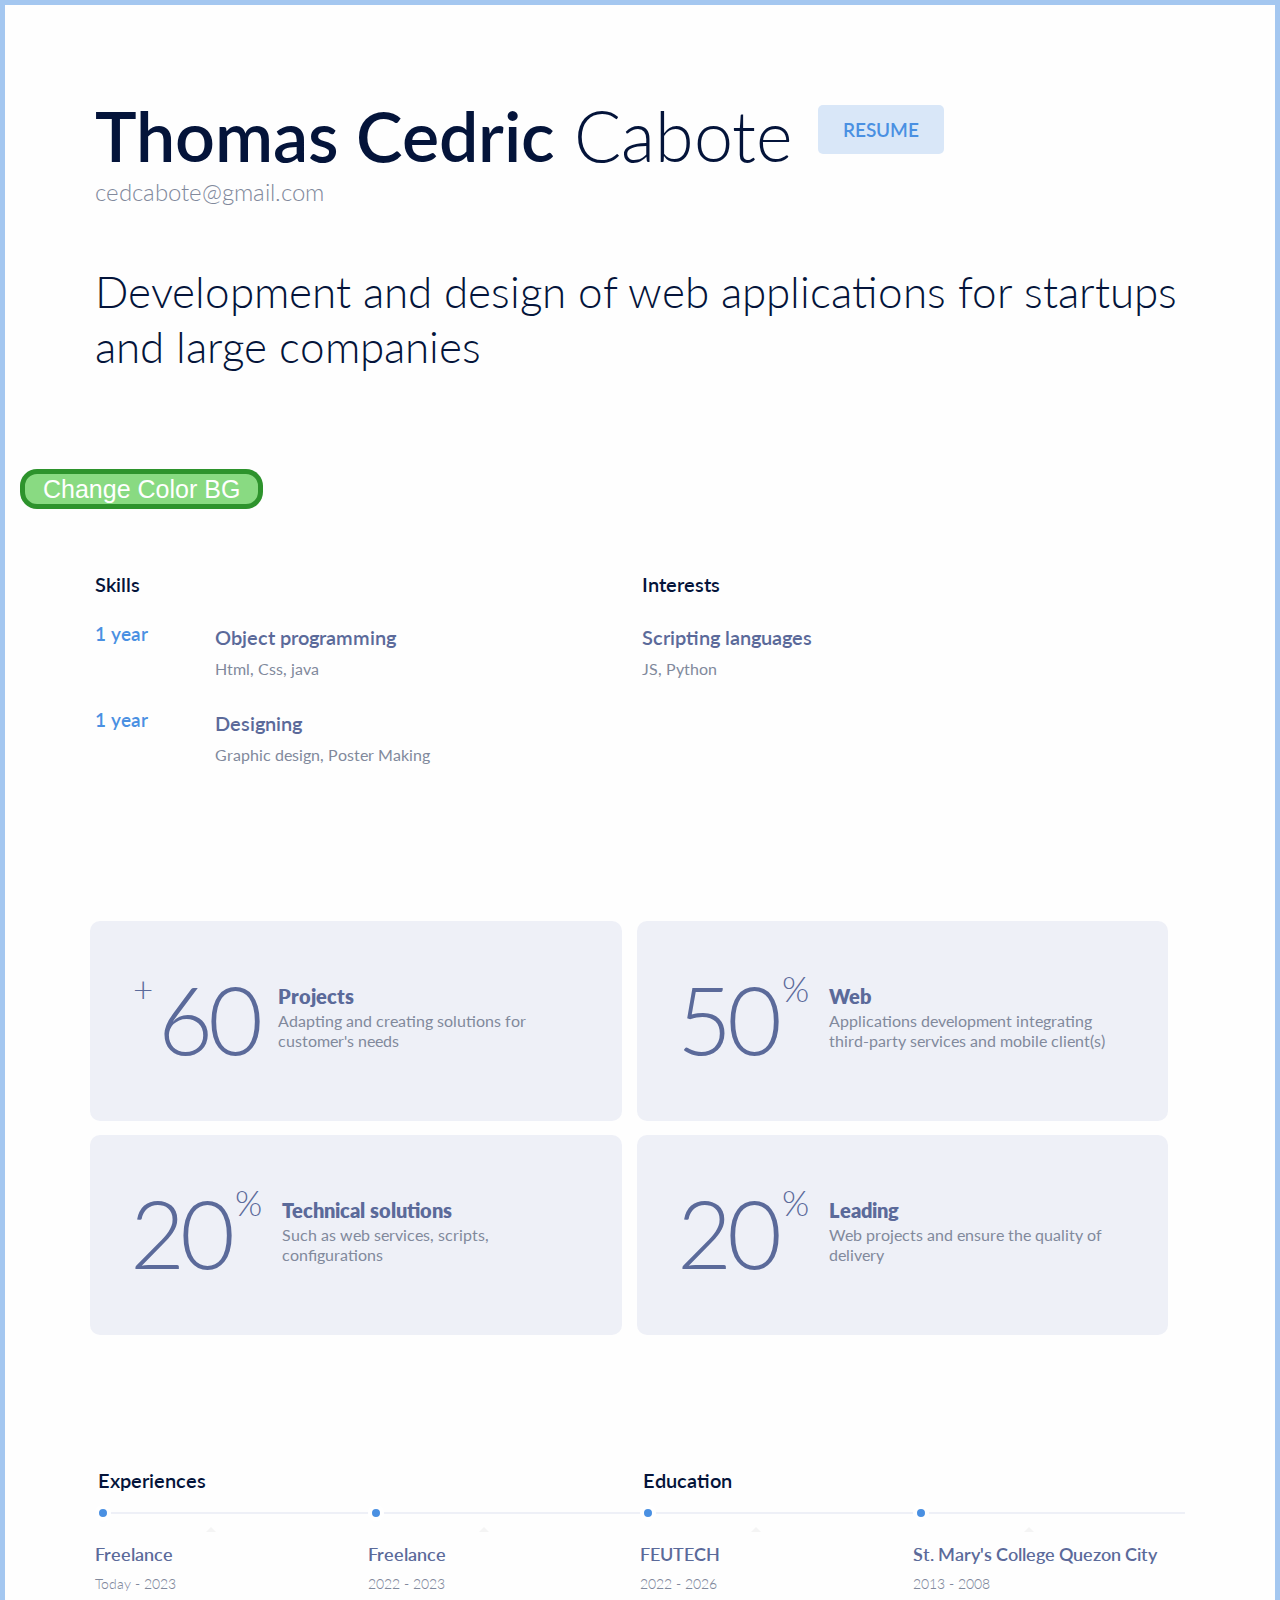
<file: index.html>
<head>
    <title>Minimal Resume Template</title>
    <meta name="viewport" content="width=device-width, initial-scale=1.0">
 <!-- Update the existing script inside the <head> tag -->
<script>
    function changeBackgroundColor() {
      // Generate random RGB values
      var red = Math.floor(Math.random() * 256);
      var green = Math.floor(Math.random() * 256);
      var blue = Math.floor(Math.random() * 256);
  
      // Set the body background color
      document.body.style.backgroundColor = 'rgb(' + red + ',' + green + ',' + blue + ')';
      
      // Set the text color of the entire document
      var textColor = getContrastColor(red, green, blue);
      document.body.style.color = textColor;
  
      // Set the button text color
      var button = document.getElementById('colorChangeButton');
      button.style.color = textColor;
    }
  
    // Function to get contrasting text color
    function getContrastColor(red, green, blue) {
      var brightness = Math.sqrt((red * red * 0.299) + (green * green * 0.587) + (blue * blue * 0.114));
      return brightness > 128 ? '#000' : '#fff';
    }
  </script>
  
  
  </head>
  <body>

    <div class="container">
      <div class="hero">
        <h1 class="name"><strong>Thomas Cedric</strong> Cabote</h1>
        <span class="job-title">RESUME</span>
        <span class="email"> cedcabote@gmail.com</span>
  
        <h2 class="lead">Development and design of web applications 
  for startups and large companies</h2>
      </div>
    </div>
  

    <!-- Add this button inside the body tag -->
<button id="colorChangeButton" onclick="changeBackgroundColor()"><h2>Change Color BG</h2></button>

  <!-- Skills and intrest section -->
    <div class="container">
  
      <div class="sections">
        <h2 class="section-title">Skills</h2>
  
        <div class="list-card">
          <span class="exp">1 year</span>
          <div>
            <h3>Object programming</h3>
            <span>Html, Css, java</span>
            </span>
          </div>
        </div>
        
        <div class="list-card">
          <span class="exp">1 year</span>
          <div>
            <h3>Designing </h3>
            <span>Graphic design, Poster Making</span>
          </div>
        </div>  

      </div>
      <div class="sections">
          <h2 class="section-title">Interests</h2>
          
          <div class="list-card">
            <div>
              <h3>Scripting languages</h3>
              <span> JS, Python</span>
            </div>
          </div>  
      </div>
    </div>
  
    <!-- Achievements -->
  
    <div class="container cards">
      
      <div class="card">
        <div class="skill-level">
          <span>+</span>
          <h2>60</h2>
        </div>
  
        <div class="skill-meta">
          <h3>Projects</h3>
          <span>Adapting and creating solutions for customer's needs</span>
        </div>
      </div>
  
        
      <div class="card">
        <div class="skill-level">
          <h2>50</h2>
          <span>%</span>
        </div>
  
        <div class="skill-meta">
          <h3>Web</h3>
          <span>Applications development integrating third-party services and mobile client(s)</span>
        </div>
      </div>
  
        
      <div class="card">
        <div class="skill-level">
          <h2>20</h2>
          <span>%</span>
        </div>
  
        <div class="skill-meta">
          <h3>Technical solutions</h3>
          <span>Such as web services, scripts, configurations</span>
        </div>
      </div>
  
  
      <div class="card">
        <div class="skill-level">
          <h2>20</h2>
          <span>%</span>
        </div>
  
        <div class="skill-meta">
          <h3>Leading</h3>
          <span>Web projects and ensure the quality of delivery</span>
        </div>
      </div>
  
    </div>
  
    <!-- Timeeline -->
  
    <div class="container">
      <ol class="timeline">
        <li>
          <p class="line">Experiences</p>
          <span class="point"></span>
          <p class="description">
            Freelance
          </p>
          <span class="date">Today - 2023</span>
        </li>
  
        <li>
          <span class="point"></span>
          <p class="description">
            Freelance
          </p>
          <span class="date">2022 - 2023</span>
        </li>
  
              <li>
          <p class="line">Education</p>
          <span class="point"></span>
          <p class="description">
            FEUTECH
          </p>
          <span class="date">2022 - 2026</span>
        </li>
  
              <li>
          <span class="point"></span>
          <p class="description">
            St. Mary's College Quezon City
          </p>
          <span class="date">2013 - 2008</span>
        </li>
      </ol>
  
    </div>
  
  
    <br><br>
  
  
    <footer class="container">
    </footer>
    <style>
        /*Load google font*/
@import url('https://fonts.googleapis.com/css?family=Lato:300,400,700');



/* Reset Styles */

html, body, div, span, applet, object, iframe,
h1, h2, h3, h4, h5, h6, p, blockquote, pre,
a, abbr, acronym, address, big, cite, code,
del, dfn, em, img, ins, kbd, q, s, samp,
small, strike, strong, sub, sup, tt, var,
b, u, i, center,
dl, dt, dd, ol, ul, li,
fieldset, form, label, legend,
table, caption, tbody, tfoot, thead, tr, th, td,
article, aside, canvas, details, embed, 
figure, figcaption, footer, header, hgroup, 
menu, nav, output, ruby, section, summary,
time, mark, audio, video {
  margin: 0;
  padding: 0;
  border: 0;
  font-size: 100%;
  font: inherit;
  vertical-align: baseline;
}
/* HTML5 display-role reset for older browsers */
article, aside, details, figcaption, figure, 
footer, header, hgroup, menu, nav, section {
  display: block;
}
a{
  text-decoration: none;
  text-transform: none;
  color: #4A90E2;
}

body {
  line-height: 1;
  font-family: lato, ubuntu,-apple-system,BlinkMacSystemFont,Segoe UI,Roboto,Oxygen,Ubuntu,Cantarell,Open Sans,Helvetica Neue,sans-serif;
  text-rendering : optimizeLegibility;
  -webkit-font-smoothing : antialiased;
  font-size: 19px;
  background-color: #FEFEFE;
  color: #04143A;
}
ol, ul {
  list-style: none;
}
blockquote, q {
  quotes: none;
}
blockquote:before, blockquote:after,
q:before, q:after {
  content: '';
  content: none;
}
table {
  border-collapse: collapse;
  border-spacing: 0;
}

p {
  color: #15171a;
  font-size: 17;
  line-height: 31px;
}

strong {
  font-weight: 600;
}

div , footer {
  box-sizing: border-box;
}

/* Reset ends */


/*Hero section*/

.container {
  max-width: 1100px;
  height: auto;
  margin: 60px auto;
  padding: 5px;
}

.hero {
  margin: 30px auto; 
  position: relative;
}

h1.name {
  font-size: 70px;
  font-weight: 300;
  display: inline-block;
}

.job-title {
  vertical-align: top;
  background-color: #D9E7F8;
  color: #4A90E2;
  font-weight: 600;
  margin-top: 5px;
  margin-left: 20px;
  border-radius: 5px;
  display: inline-block;
  padding: 15px 25px;
}

.email {
  display: block;
  font-size: 24px;
  font-weight: 300;
  color: #81899C;
  margin-top: 10px;
}

.lead {
  font-size: 44px;
  font-weight: 300;
  margin-top: 60px;
  line-height: 55px;
}

/*hero ends*/

/*skills & intrests*/

.sections {
  vertical-align: top;
  display: inline-block;
  width: 49.7%;
  height: 50px;
}

.section-title {
  font-size: 20px;
  font-weight: 600;
  margin-bottom: 15px;
}

.list-card {
  margin: 30px 0;
}

.list-card .exp , .list-card div{
  display: inline-block;
  vertical-align: top;
}

.list-card .exp {
  margin-right: 15px;
  color: #4A90E2;
  font-weight: 600;
  width: 100px;
}

.list-card div {
  width: 70%;
}

.list-card h3 {
  font-size: 20px;
  font-weight: 600;
  color: #5B6A9A;
  line-height: 26px;
  margin-bottom: 8px;
}

.list-card div span {
  font-size: 16px;
  color: #81899C;
  line-height: 22px;
}

/*skill and intrests ends*/

/* Achievements */


.cards {
  max-width: 1120px;
  display: block;
  margin-top: 280px;
}

.card {
  width: 47.9%;
  height: 200px;
  background-color: #EEF0F7;
  display: inline-block;
  margin: 7px 5px;
  vertical-align: top;
  border-radius: 10px;
  text-align: center;
  padding-top: 50px;
  transition: 0.5s; 
}

.card-active , .card:hover{
  transform: scale(1.05);
  background-color: #fff;
  box-shadow: 0px 5px 50px -8px #ddd;
  cursor: pointer;
}


.skill-level {
  display: inline-block;
  max-width: 160px;
}

.skill-level span {
  font-size: 35px;
  font-weight: 300;
  color: #5B6A9A;
  vertical-align: top;
}

.skill-level h2 {
  font-size: 95px;
  font-weight: 300;
  display: inline-block;
  vertical-align: top;
  color: #5B6A9A;
  letter-spacing: -5px;
}

.skill-meta {
  vertical-align: top;
  display: inline-block;
  max-width: 300px;
  text-align: left;
  margin-top: 15px;
  margin-left: 15px;
}

.skill-meta h3 {
  font-size: 20px;
  font-weight: 800;
  color: #5B6A9A;
  margin-bottom: 5px;
}

.skill-meta span{
  color: #81899C;
  line-height: 20px;
  font-size: 16px;
}

/* Achievements ends */



/* Timeline styles*/


ol {
  position: relative;
  display: block;
  margin: 100px 0;
  height: 2px;
  background: #EEF0F7;

}
ol::before,
ol::after {
  content: "";
  position: absolute;
  top: -10px;
  display: block;
  width: 0;
  height: 0;
    border-radius: 10px;
  border: 0px solid #31708F;
}
ol::before {
  left: -5px;
}
ol::after {
  right: -10px;
  border: 0px solid transparent;
  border-right: 0;
  border-left: 20px solid #31708F;
    border-radius: 3px;
}

/* ---- Timeline elements ---- */
li {
  position: relative;
  display: inline-block;
  float: left;
  width: 25%;
    height: 50px;
}
li .line {
  position: absolute;
  top: -47px;
  left: 1%;
  font-size: 20px;
  font-weight: 600;
  color: #04143A;
}
li .point {
  content: "";
  top: -7px;
  left: 0%;
  display: block;
  width: 8px;
  height: 8px;
  border: 4px solid #fff;
  border-radius: 10px;
  background: #4A90E2;
  position: absolute;
}
li .description {
  display: none;
  padding: 10px 0;
  margin-top: 20px;
  position: relative;
  font-weight: normal;
  z-index: 1;
  max-width: 95%;
  font-size: 18px;
  font-weight: 600;
  line-height: 25px;
  color: #5B6A9A;
}
.description::before {
  content: '';
  width: 0; 
  height: 0; 
  border-left: 5px solid transparent;
  border-right: 5px solid transparent;
  border-bottom: 5px solid #f4f4f4;
  position: absolute;
  top: -5px;
  left: 43%;
}


.timeline .date{
  font-size: 14px;
  color: #81899C;
  font-weight: 300;
}

/* ---- Hover effects ---- */
li:hover {
  color: #48A4D2;
}
li .description {
  display: block;
}

/*timeline ends*/



/* Media queries*/

@media(max-width: 1024px){
  .container {
    padding: 15px;
    margin: 0px auto;
  }
  .cards {
    margin-top: 250px;
  }
  .card {
    padding-top: 20px;
  }
}

@media(max-width: 768px){
  .container {
    padding: 15px;
    margin: 0px auto;
  }
  .cards {
    margin-top: 320px;
  }

  .card {
    padding: 15px;
    text-align: left;
  }
  .card h2 {
    font-size: 70px;
  }
    .card , .sections {
    width: 100%;
    height: auto;
    margin: 10px 0;
    float: left;
  }

  .timeline{
    border: none;
    background-color: rgba(0,0,0,0);
  }

  .timeline li{
    margin-top: 70px;
    height: 150px;
  }
}


@media(max-width: 425px) {
  h1.name {
    font-size: 40px;
  }

  .card , .sections {
    width: 100%;
    height: auto;
    margin: 10px 0;
    float: left;
  }

  .timeline{
    display: none;
    }

  .job-title {
    position: absolute;
    font-size: 15px;
    top: -40px;
    right: 20px;
    padding: 10px
  }

  .lead {
    margin-top: 15px;
    font-size: 20px;
    line-height: 28px;
  }
  .container {
    margin: 0px;
    padding: 0 15px;
  }
  footer {
    margin-top: 2050px;
    }
  }

  /* Add this style inside the <style> tag */
body {
  background-color: #FEFEFE; /* Default background color */
}

/* Add this style for the button */
#colorChangeButton {
  padding: 16px 18px;
  margin-top: 20px;
  cursor: pointer;
  background-color: #4b4b4b;
  color: #fff;
  border: none;
  border-radius: 8px;
  margin-left: 720;
  
}
/* Add these styles inside the <style> tag */

    body {
  border: 5px solid rgba(74, 144, 226, 0.5); /* Translucent blue border */
}

#colorChangeButton {
  position: relative;
  cursor: pointer;
  color: #ffffff;
  border: 5px solid rgba(22, 129, 22, 0.8);
  margin-top: auto;
  margin-left: 15px;
  width: auto;
  height: 40px;
  background-color: #89da82;
  text-align: justify;
  border-radius: 17px;
  padding-top: 1px;
  font-size: 25;

}
    </style>
  </body>
</file>
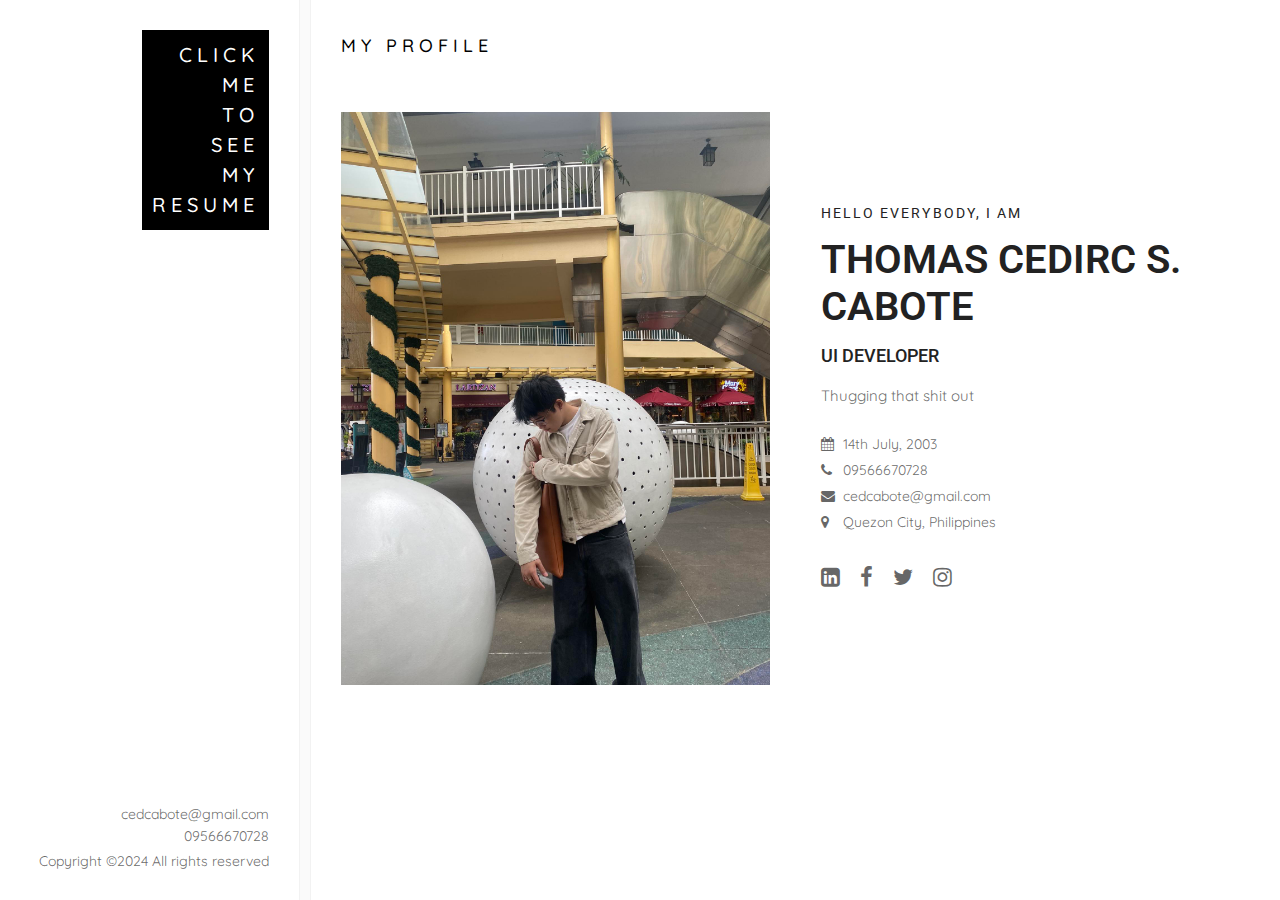
<file: resume2.html>
<!DOCTYPE html>
<html>
<head>
	<title>My Resume</title>
	<link href="https://stackpath.bootstrapcdn.com/font-awesome/4.7.0/css/font-awesome.min.css" rel="stylesheet">
</head>
<body>
	<div class="wraper">
		<div class="container">
		<div class="left-content p-30">
			<div class="logo">
				<a href="index.html">
					<span>CLICK</span>
					<span>ME</span>
                    <span>TO</span>
                    <span>SEE</span>
                    <span>MY</span>
                    <span>RESUME</span>

				</a>
			</div>
			<div class="nav">
				<ul>
				
				</ul>
			</div>
			<div class="left-footer">
				<div class="social-icons">
					<ul>
						
					</ul>
				</div>
				<div class="foot-contact">
					<ul>
						<li>cedcabote@gmail.com</li>
						<li>09566670728</li>
					</ul>
				</div>
				
<div class="copy-rights">Copyright &copy;2024 All rights reserved</div>
			</div>

		</div>
		<div class="main-content">
			<div class="section1 p-30" id="Home">
			<div class="sec-title">
	<div class="pg-title">My Profile</div>
			</div>
				<div class="d-flex-align-center">
				<div class="user-img flex-1"><img src="/406729827_920566546070688_2674556334942950215_n.jpg"></div>
				<div class="user-profile flex-1">
					<div class="pro-details">
						<div class="sm-text">HELLO EVERYBODY, I AM</div>
						<div class="name">Thomas Cedirc S. Cabote</div>
						<div class="role">UI Developer</div>

					</div>
					<div class="text">Thugging that shit out</div>
					<div class="pr-list">
						<ul>
							<li><i class="fa fa-calendar" aria-hidden="true"></i> 14th July, 2003</li>
							<li><i class="fa fa-phone" aria-hidden="true"></i> 09566670728</li>
							<li><i class="fa fa-envelope" aria-hidden="true"></i> cedcabote@gmail.com</li>
							<li><i class="fa fa-map-marker" aria-hidden="true"></i> Quezon City, Philippines</li>
						</ul>
					</div>
			<div class="social-icons-head">
					<ul>
						<li><a href=""><i class="fa fa-linkedin-square" aria-hidden="true"></i></a></li>
						<li><a href=""><i class="fa fa-facebook" aria-hidden="true"></i></a></li>
						<li><a href=""><i class="fa fa-twitter" aria-hidden="true"></i></a></li>
						<li><a href=""><i class="fa fa-instagram" aria-hidden="true"></i></a></li>
					</ul>
				</div>

				</div>
			</div>
			</div>

		</div>
	</div>
</div>
</body>
<style>
    @charset "utf-8";
@import url('https://fonts.googleapis.com/css?family=Quicksand:300,400,500,700');
@import url('https://fonts.googleapis.com/css?family=Roboto');
/*=============================================
Css Indexing
===============================================
1 Base CSS

===============================================*/





/*===========================================
Base CSS
============================================*/
*{
  margin: 0;
  padding: 0;
  box-sizing: border-box;
}
h1,
h2,
h3,
h4,
h5,
h6 {


}
html {
  height: 100%;
}
body {
  height: 100%;
  font-family: 'Quicksand', sans-serif;
 color: rgba(0, 0, 0, 0.6);
  box-sizing: border-box;
  font-size: 14px;
  overflow: hidden;
  background: #fafafa;
}
label {
  padding: 0;
  margin: 0;
}
ul, li, ol {
  padding: 0;
  margin: 0;
}
li{
  list-style: none;
}
a, img {
  border: 0;
  outline: none;
  text-decoration: none;
}
input::-moz-focus-inner {
  border: 0;
}
bo {
  outline: none;
}
img {
  max-width: 100%;
  height: auto;
  vertical-align: bottom;
}
input, select, textarea, button{
  font-family: 'Muli', sans-serif;
}
input:focus, select:focus, textarea:focus, button:focus{
  outline: 0;
}

a {
  color: inherit;
  -webkit-transition: 0.5s;
  -o-transition: 0.5s;
  transition: 0.5s; }


p {
  margin-bottom: 1.5em; }

h1, h2, h3, h4, h5, h6 {
  color: #000;
  font-family: "Quicksand", Arial, sans-serif;
  font-weight: 400;
  margin: 0 0 30px 0; }


i.material-icons {
  font-size: inherit;
  line-height: inherit;
}
::-webkit-scrollbar-track
{
  -webkit-box-shadow: inset 0 0 6px rgba(0,0,0,0.3);
  background-color: #F5F5F5;
}

::-webkit-scrollbar
{
  width: 5px;
  height: 5px;
  background-color: #F5F5F5;
}

::-webkit-scrollbar-thumb
{

  -webkit-box-shadow: inset 0 0 6px rgba(0,0,0,.3);
  background-color: #777;
}

/*===========================================
Text Styles CSS
============================================*/
.t-title-size{
  font-size: 18px;
}
.t-bold{
  font-weight: 600;
}
.t-normal{
  font-weight: normal;
}
.t-center{
  text-align: center;
}
.t-right{
  text-align: right;
}



/*===========================================
Padding & Margins CSS
============================================*/
.p-5{
  padding: 5px;
}
.p-10{
  padding: 10px;
}
.p-15{
  padding: 15px;
}
.p-20{
  padding: 20px;
}
.p-25{
  padding: 25px;
}
.p-30{
  padding: 30px;
}
.p-35{
  padding: 35px;
}
.p-40{
  padding: 40px;
}
.p-45{
  padding: 45px;
}
.p-50{
  padding: 50px;
}

.p-right5{
  padding-right: 5px;
}
.p-right10{
  padding-right: 10px;
}
.p-right15{
  padding-right: 15px;
}
.p-right20{
  padding-right: 20px;
}
.p-right25{
  padding-right: 25px;
}
.p-right30{
  padding-right: 30px;
}

.p-left5{
  padding-left: 5px;
}
.p-left10{
  padding-left: 10px;
}
.p-left15{
  padding-left: 15px;
}
.p-left20{
  padding-left: 20px;
}
.p-left25{
  padding-left: 25px;
}
.p-left30{
  padding-left: 30px;
}

.m-5{
  margin:: 5px;
}
.m-10{
  margin: 10px;
}
.m-15{
  margin: 15px;
}
.m-20{
  margin: 20px;
}
.m-25{
  margin: 25px;
}
.m-30{
  margin: 30px;
}
.m-35{
  margin: 35px;
}
.m-40{
  margin: 40px;
}
.m-45{
  margin: 45px;
}
.m-50{
  margin: 50px;
}

/*===========================================
Display Styles
============================================*/
.d-flex{
  display: flex;
}
.d-flex-align-center{
  display: flex;
  align-items: center;
  flex-direction: row;
}
.d-flex-align-center-column{
  display: flex;
  align-items: center;
  flex-direction: column;
}
.flex-1{
  flex: 1;
}
.flex-2{
  flex: 2;
}



/*===========================================
Page Styles
============================================*/

.wraper {
    width: 100%;
    height: 100%;
}


.container {
    height: 100%;
    display: flex;
    flex-direction: row;
}

.left-content {
    width: 300px;
    overflow-y: auto;
    height: 100%;
    background: #fff;
    border-right: 1px solid rgba(221, 221, 221, 0.38);
    display: flex;
    flex-direction: column;
}

.main-content {
    flex: 1;
    overflow-y: auto;
    margin-left: 10px;
    background: #fff;
    border-left: 1px solid rgba(221, 221, 221, 0.38);
}
.logo {
    display: flex;
    justify-content: flex-end;
}

.logo a {
    color: #fff;
    text-align: right;
    background: #000;
    display: flex;
    flex-direction: column;
    padding: 10px;
    font-size: 20px;
    text-transform: uppercase;
    letter-spacing: 5px;
    line-height: 30px;
    font-weight: 500;
}

.nav {
    flex: 1;
    /* display: flex; */
    justify-content: flex-end;
    margin: 50px 0px;
}

.nav ul li, .nav ul li a {
    display: flex;
    justify-content: flex-end;
}

.nav ul li a {
    padding: 8px 0px;
    text-transform: uppercase;
    color: rgba(0, 0, 0, 0.4);
    letter-spacing: 1px;
    font-weight: 500;
    position: relative;
}

.nav ul li a:hover {
    color: #000;
}
.nav ul li a:after {
    content: "";
    width: 0;
    height: 1px;
    background: #000;
    position: absolute;
    bottom: 5px;
    left: 0;
    right: 0;
    -webkit-transform: scaleX(0);
    -moz-transform: scaleX(0);
    -ms-transform: scaleX(0);
    -o-transform: scaleX(0);
    transform: scaleX(0);
    -webkit-transition: all 0.3s cubic-bezier(0.175, 0.885, 0.32, 1.275);
    -moz-transition: all 0.3s cubic-bezier(0.175, 0.885, 0.32, 1.275);
    -ms-transition: all 0.3s cubic-bezier(0.175, 0.885, 0.32, 1.275);
    -o-transition: all 0.3s cubic-bezier(0.175, 0.885, 0.32, 1.275);
    transition: all 0.3s cubic-bezier(0.175, 0.885, 0.32, 1.275);
}

.nav ul li a:hover:after {
    width: 100%;
    -webkit-transform: scaleX(1);
    -moz-transform: scaleX(1);
    -ms-transform: scaleX(1);
    -o-transform: scaleX(1);
    transform: scaleX(1);
}

.left-footer {
    color: rgba(0, 0, 0, 0.6);
    display: flex;
    flex-direction: column;
    justify-content: flex-end;
}

.foot-contact, .social-icons ul, .copy-rights {
    display: flex;
    justify-content: flex-end;
}

.social-icons ul li {
    display: flex;
    justify-content: flex-end;
    flex-direction: row;
}

.foot-contact ul {
    display: flex;
    flex-direction: column;
}

.foot-contact ul li {
    justify-content: flex-end;
    display: flex;
    margin: 2px 0px;
}

.foot-contact {
   margin: 5px 0px;
}



.social-icons ul li a {
    padding: 5px 8px;
    font-size: 16px;
}


.social-icons ul li a:hover {
  color: #000;
  transform: scale(1.2) translateY(-5px);
}
.user-profile {
    padding-left: 50px;
}

.sm-text {
    letter-spacing: 2.1px;
    font-weight: normal;
    color: #222222;
    font-size: 14px;
    font-family: "Roboto", sans-serif;
    text-transform: uppercase;
}

.name {
    font-size: 40px;
    text-transform: uppercase;
    margin: 15px 0px;
    color: #222222;
    font-family: "Roboto", sans-serif;
    font-weight: 600;
}

.role {
    font-size: 18px;
    font-weight: 500;
    font-family: "Roboto", sans-serif;
    text-transform: uppercase;
    margin-bottom: 20px;
    color: #222222;
}

.text {
   
    font-size: 15px;
}

.pr-list {
    margin: 30px 0px;
    
}

.pr-list ul li {
    margin-bottom: 8px;
}

.pr-list ul li i {
    width: 18px;
}
.social-icons-head ul {
    display: flex;
}

.social-icons-head ul li a {
    padding: 5px 10px;
    font-size: 22px;
    transition: all .3s;
        display: flex;
}

.social-icons-head {}

.social-icons-head ul li:nth-child(1) a {
    padding-left: 0;
}

.social-icons-head ul li a:hover {
    color: #000;
    transform: scale(1.2) translateY(-5px);
}
.sec-title {
    margin-bottom: 50px;
}

.pg-title {
    font-size: 18px;
    font-weight: 500;
    text-transform: uppercase;
    letter-spacing: 5px;
    line-height: 1.8;
    color: #000;
}

.pg-sub-title {
    margin-bottom: 10px;
    display: block;
    font-size: 10px;
    text-transform: uppercase;
    color: #999999;
    font-weight: 500;
    letter-spacing: 5px;
}
</style>
</html>
</file>
